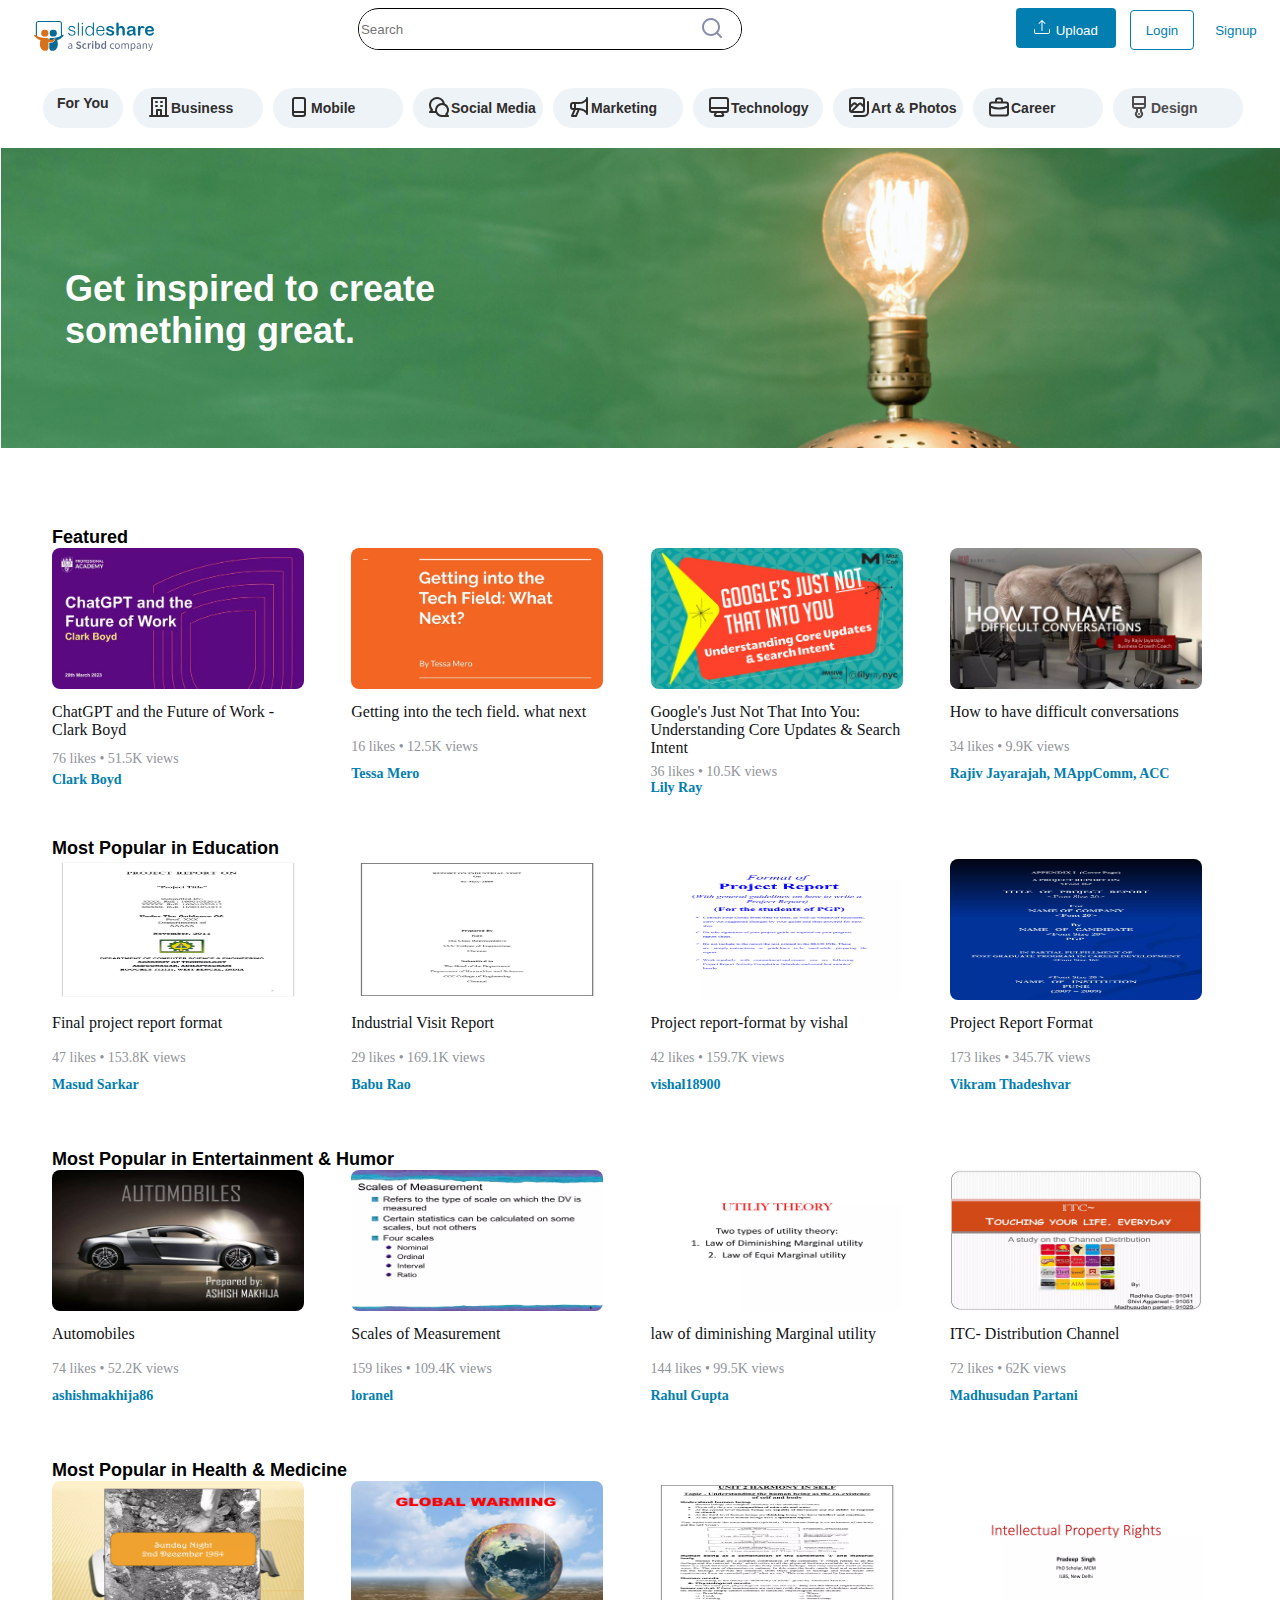
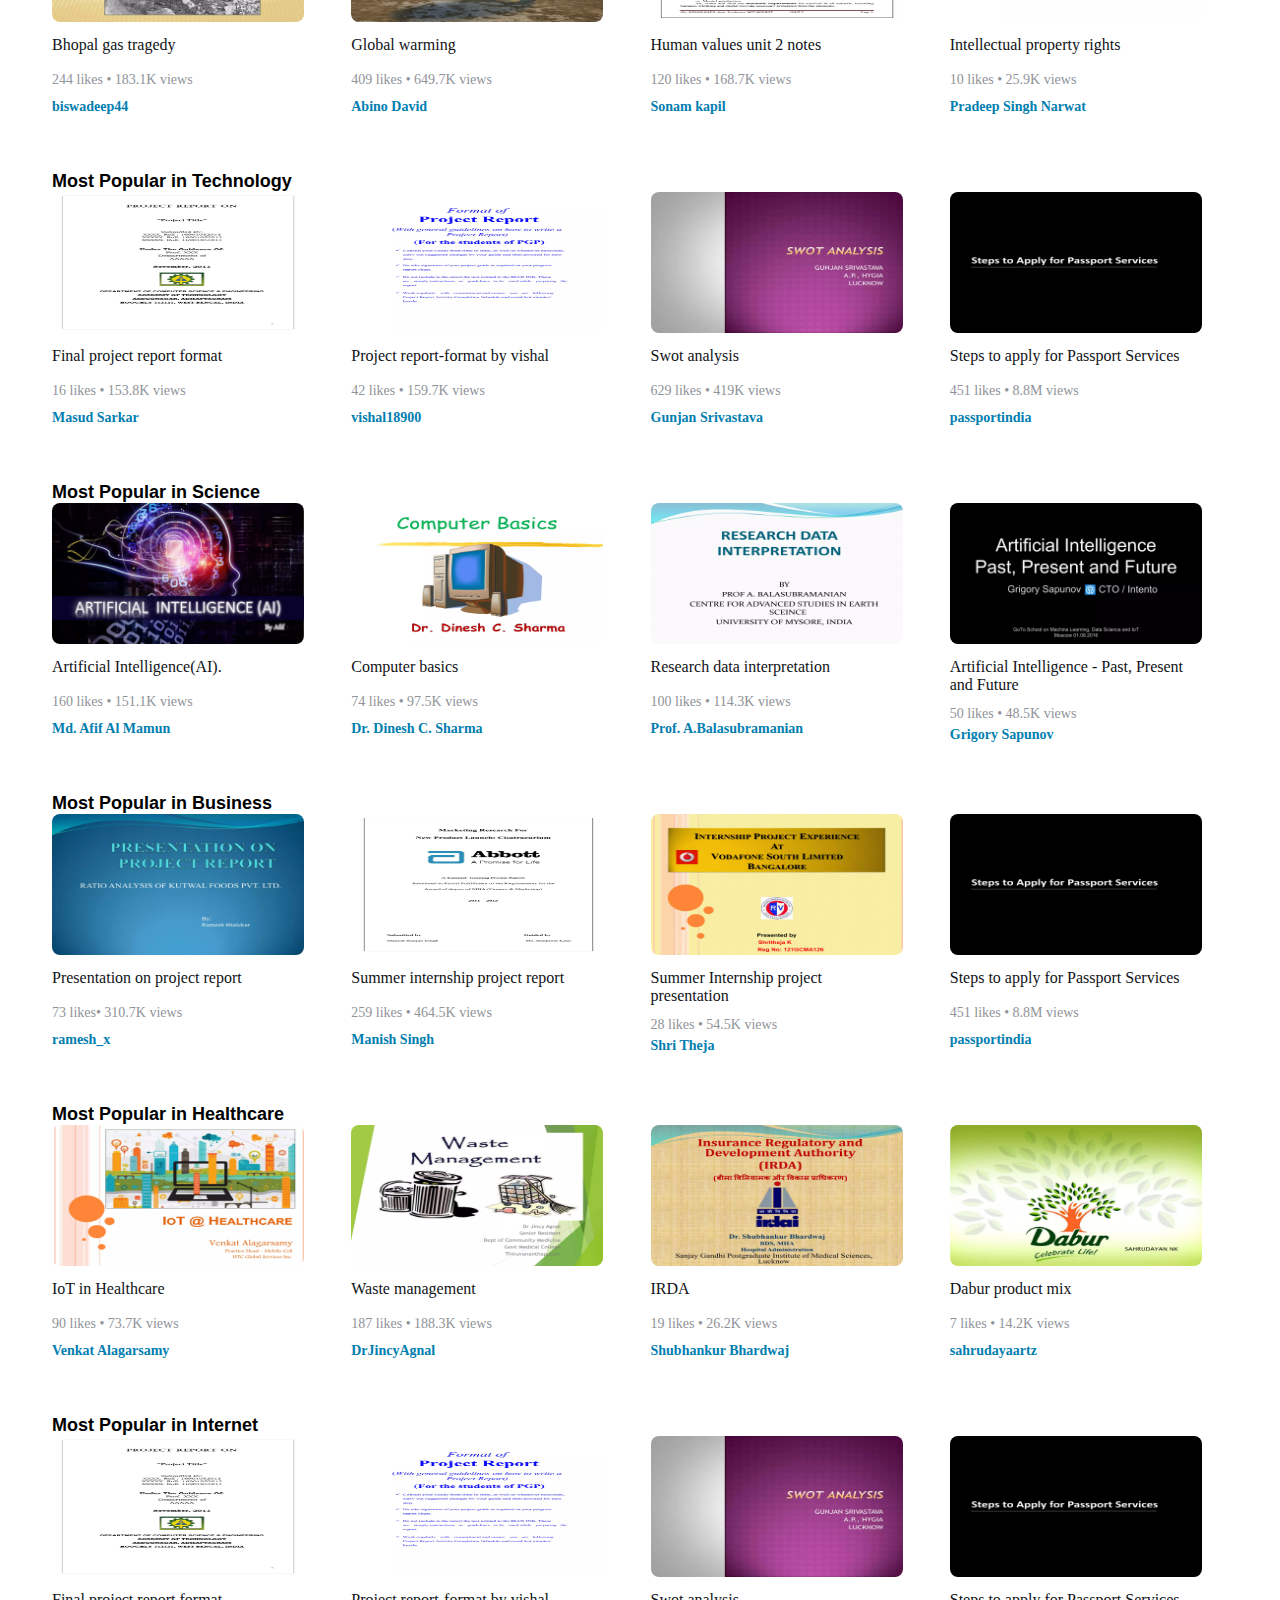
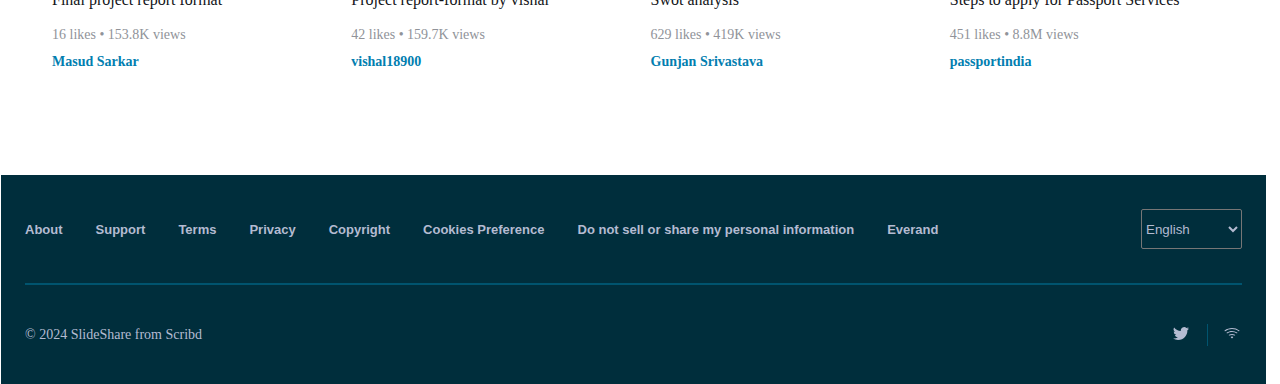
<file: index.html>
<!DOCTYPE html>
<html>
  <head><title>slideshare.net</title>
  <link rel="stylesheet" href="slidesharestyles/styles.css">
  <link rel="stylesheet" href="https://cdnjs.cloudflare.com/ajax/libs/font-awesome/6.5.1/css/all.min.css" integrity="sha512-DTOQO9RWCH3ppGqcWaEA1BIZOC6xxalwEsw9c2QQeAIftl+Vegovlnee1c9QX4TctnWMn13TZye+giMm8e2LwA==" crossorigin="anonymous" referrerpolicy="no-referrer" />
  <link rel="stylesheet" href="slidesharestyles/footer.css"> 
</head>

<body style="height:3000px">
   <div class="header">
    <div class="left-section" >
    <img class="slideshare-icon" src="slidesharepics/logo-slideshare-scribd-company.svg">
    </div>
    <div class="middle-section">
      <input class="search-bar" type="textbox" placeholder="Search">
      <button class="search-button">
        <div class="fhd">
          <svg xmlns="http://www.w3.org/2000/svg" height="24" width="24" viewBox="0 0 24 24" fill="currentColor"><path d="M18.031 16.6168L22.3137 20.8995L20.8995 22.3137L16.6168 18.031C15.0769 19.263 13.124 20 11 20C6.032 20 2 15.968 2 11C2 6.032 6.032 2 11 2C15.968 2 20 6.032 20 11C20 13.124 19.263 15.0769 18.031 16.6168ZM16.0247 15.8748C17.2475 14.6146 18 12.8956 18 11C18 7.1325 14.8675 4 11 4C7.1325 4 4 7.1325 4 11C4 14.8675 7.1325 18 11 18C12.8956 18 14.6146 17.2475 15.8748 16.0247L16.0247 15.8748Z"></path></svg>

        </div>
      
       
    </div>
    <div class="right-section">
      <div class="fl">
      <button class="uploadbtn">
        <svg xmlns="http://www.w3.org/2000/svg" width="16" height="16" fill="currentColor" class="bi bi-upload" viewBox="0 0 16 16">
          <path d="M.5 9.9a.5.5 0 0 1 .5.5v2.5a1 1 0 0 0 1 1h12a1 1 0 0 0 1-1v-2.5a.5.5 0 0 1 1 0v2.5a2 2 0 0 1-2 2H2a2 2 0 0 1-2-2v-2.5a.5.5 0 0 1 .5-.5"/>
          <path d="M7.646 1.146a.5.5 0 0 1 .708 0l3 3a.5.5 0 0 1-.708.708L8.5 2.707V11.5a.5.5 0 0 1-1 0V2.707L5.354 4.854a.5.5 0 1 1-.708-.708z"/>
        </svg>
         Upload
      </button>
      <button class="loginbtn">
        Login
      </button>
      <button class="signupbtn">
        Signup
      </button>
    </div>
    </div>
   </div> 
   
  <div class="second-row">
    <button class="foryou"> 
      For You</button>
    <button class="business">
      <svg class="" xmlns="http://www.w3.org/2000/svg" data-name="Layer 1" viewBox="0 0 24 24" width="24" height="24" fill="currentColor"><path d="M14,8h1a1,1,0,0,0,0-2H14a1,1,0,0,0,0,2Zm0,4h1a1,1,0,0,0,0-2H14a1,1,0,0,0,0,2ZM9,8h1a1,1,0,0,0,0-2H9A1,1,0,0,0,9,8Zm0,4h1a1,1,0,0,0,0-2H9a1,1,0,0,0,0,2Zm12,8H20V3a1,1,0,0,0-1-1H5A1,1,0,0,0,4,3V20H3a1,1,0,0,0,0,2H21a1,1,0,0,0,0-2Zm-8,0H11V16h2Zm5,0H15V15a1,1,0,0,0-1-1H10a1,1,0,0,0-1,1v5H6V4H18Z"></path></svg>
    <span>Business</span></button>
   <button class="Mobile">
      <svg class="" xmlns="http://www.w3.org/2000/svg" viewBox="0 0 24 24" width="24" height="24" fill="currentColor"><path d="M16,2H8A3,3,0,0,0,5,5V19a3,3,0,0,0,3,3h8a3,3,0,0,0,3-3V5A3,3,0,0,0,16,2Zm1,17a1,1,0,0,1-1,1H8a1,1,0,0,1-1-1V18H17Zm0-3H7V5A1,1,0,0,1,8,4h8a1,1,0,0,1,1,1Z"></path></svg>  
    <span>Mobile</span></button>
    <button class="Social-Media">
      <svg class="" xmlns="http://www.w3.org/2000/svg" viewBox="0 0 24 24" width="24" height="24" fill="currentColor"><path d="M20.61,19.19A7,7,0,0,0,17.87,8.62,8,8,0,1,0,3.68,14.91L2.29,16.29a1,1,0,0,0-.21,1.09A1,1,0,0,0,3,18H8.69A7,7,0,0,0,15,22h6a1,1,0,0,0,.92-.62,1,1,0,0,0-.21-1.09ZM8,15a6.63,6.63,0,0,0,.08,1H5.41l.35-.34a1,1,0,0,0,0-1.42A5.93,5.93,0,0,1,4,10a6,6,0,0,1,6-6,5.94,5.94,0,0,1,5.65,4c-.22,0-.43,0-.65,0A7,7,0,0,0,8,15ZM18.54,20l.05.05H15a5,5,0,1,1,3.54-1.46,1,1,0,0,0-.3.7A1,1,0,0,0,18.54,20Z"></path></svg>
    <span>Social Media</span></button>
    <button class="Marketing">
      <svg class="" xmlns="http://www.w3.org/2000/svg" viewBox="0 0 24 24" width="24" height="24" fill="currentColor"><path d="M19.99121,2.002a.99943.99943,0,0,0-1,1v.63672a9.03617,9.03617,0,0,1-7,3.36328h-6a3.00328,3.00328,0,0,0-3,3v2a3.00328,3.00328,0,0,0,3,3H6.475L4.07227,20.6084A.99931.99931,0,0,0,4.99121,22.002h4a.99857.99857,0,0,0,.91895-.60644L12.63391,15.04a9.02805,9.02805,0,0,1,6.3573,3.32507V19.002a1,1,0,0,0,2,0v-16A.99942.99942,0,0,0,19.99121,2.002Zm-14,11a1.00067,1.00067,0,0,1-1-1v-2a1.00068,1.00068,0,0,1,1-1h1v4Zm2.34082,7H6.50781l2.14258-5h1.82422ZM18.99121,15.5238a11.052,11.052,0,0,0-7-2.52185h-3v-4h3a11.05281,11.05281,0,0,0,7-2.52234Z"></path></svg> 
    <span>Marketing</span></button>
    <button class="Technology">
      <svg class="" xmlns="http://www.w3.org/2000/svg" viewBox="0 0 24 24" width="24" height="24" fill="currentColor"><path d="M19,2H5A3,3,0,0,0,2,5V15a3,3,0,0,0,3,3H7.64l-.58,1a2,2,0,0,0,0,2,2,2,0,0,0,1.75,1h6.46A2,2,0,0,0,17,21a2,2,0,0,0,0-2l-.59-1H19a3,3,0,0,0,3-3V5A3,3,0,0,0,19,2ZM8.77,20,10,18H14l1.2,2ZM20,15a1,1,0,0,1-1,1H5a1,1,0,0,1-1-1V14H20Zm0-3H4V5A1,1,0,0,1,5,4H19a1,1,0,0,1,1,1Z"></path></svg>  
   <span>Technology</span></button>
    <button class="Art-Photos">
      <svg class="" xmlns="http://www.w3.org/2000/svg" viewBox="0 0 24 24" width="24" height="24" fill="currentColor"><path d="M18,15V5a3,3,0,0,0-3-3H5A3,3,0,0,0,2,5V15a3,3,0,0,0,3,3H15A3,3,0,0,0,18,15ZM4,5A1,1,0,0,1,5,4H15a1,1,0,0,1,1,1V9.36L14.92,8.27a2.56,2.56,0,0,0-1.81-.75h0a2.58,2.58,0,0,0-1.81.75l-.91.91-.81-.81a2.93,2.93,0,0,0-4.11,0L4,9.85Zm.12,10.45A.94.94,0,0,1,4,15V12.67L6.88,9.79a.91.91,0,0,1,1.29,0L9,10.6Zm8.6-5.76a.52.52,0,0,1,.39-.17h0a.52.52,0,0,1,.39.17L16,12.18V15a1,1,0,0,1-1,1H6.4ZM21,6a1,1,0,0,0-1,1V17a3,3,0,0,1-3,3H7a1,1,0,0,0,0,2H17a5,5,0,0,0,5-5V7A1,1,0,0,0,21,6Z"></path></svg>  
    <span>Art & Photos</span></button>
    <button class="Career">
      <svg class="" xmlns="http://www.w3.org/2000/svg" viewBox="0 0 24 24" width="24" height="24" fill="currentColor"><path d="M19,6.5H16v-1a3,3,0,0,0-3-3H11a3,3,0,0,0-3,3v1H5a3,3,0,0,0-3,3v9a3,3,0,0,0,3,3H19a3,3,0,0,0,3-3v-9A3,3,0,0,0,19,6.5Zm-9-1a1,1,0,0,1,1-1h2a1,1,0,0,1,1,1v1H10Zm10,13a1,1,0,0,1-1,1H5a1,1,0,0,1-1-1V13a21.71,21.71,0,0,0,8,1.53A21.75,21.75,0,0,0,20,13Zm0-7.69a19.89,19.89,0,0,1-16,0V9.5a1,1,0,0,1,1-1H19a1,1,0,0,1,1,1Z"></path></svg>
    <span>Career</span></button>
    <button class="Design">
      <svg class="" xmlns="http://www.w3.org/2000/svg" viewBox="0 0 24 24" width="24" height="24" fill="currentColor"><path d="M12,18a1,1,0,1,0,1,1A1,1,0,0,0,12,18ZM18,1H6A1,1,0,0,0,5,2v9a3,3,0,0,0,3,3H9v2.37a4,4,0,1,0,6,0V14h1a3,3,0,0,0,3-3V2A1,1,0,0,0,18,1ZM12,21a2,2,0,0,1-1.33-3.48,1,1,0,0,0,.33-.74V14h2v2.78a1,1,0,0,0,.33.74A2,2,0,0,1,12,21Zm5-10a1,1,0,0,1-1,1H8a1,1,0,0,1-1-1V10H17Zm0-3H7V3H17Z"></path></svg>  
    <span>Design</span></button></div>
     <div class="Homepic">
    <img class="Homepagepicture" src="slidesharepics/Homepagepic_files/latest.a41f5eb8.png">
    <div class="text-container" >
      <h1>Get inspired to create something great.</h1>
    </div>
  </div>
  <section class="maincontainer">
  <div class="Heading-firstrow">Featured</div>

  <div class="firstrow-grid">

    <div class="first-grid">

    <div class="firstrow-firstimage-preview">
    <img class="firstrow-firstimage" src="slidesharepics/slideshareimage-1.webp">
    <div class="Text-preview">
    <div class="TextHeading">ChatGPT and the Future of Work - Clark Boyd</div>
    <div class="slidedetails">76 likes • 51.5K views</div>
    <div class="author">Clark Boyd</div>
  </div>
  </div>
  </div>

  <div class="first-grid">

    <div class="firstrow-firstimage-preview">
    <img class="firstrow-firstimage" src="slidesharepics/slideshareimage-2.webp">
    <div class="Text-preview">
    <div class="TextHeading">Getting into the tech field. what next </div>
    <div class="slidedetails">16 likes • 12.5K views</div>
    <div class="author">Tessa Mero</div>
  </div>
  </div>
  </div>
  <div class="first-grid">

    <div class="firstrow-firstimage-preview">
    <img class="firstrow-firstimage" src="slidesharepics/slidesharepic-3.jpeg">
    <div class="Text-preview">
    <div class="TextHeading">Google's Just Not That Into You: Understanding Core Updates & Search Intent</div>
    <div class="slidedetails">36 likes • 10.5K views</div>
    <div class="author">Lily Ray</div>
  </div>
  </div>
  </div>
  <div class="first-grid">

    <div class="firstrow-firstimage-preview">
    <img class="firstrow-firstimage" src="slidesharepics/slidesharepic-4.jpeg">
    <div class="Text-preview">
    <div class="TextHeading">How to have difficult conversations</div>
    <div class="slidedetails">34 likes • 9.9K views</div>
    <div class="author">Rajiv Jayarajah, MAppComm, ACC</div>
  </div>
  </div>
  </div>

</div>

<div class="Heading-firstrow">Most Popular in Education</div>

  <div class="firstrow-grid">

    <div class="first-grid">

    <div class="firstrow-firstimage-preview">
    <img class="firstrow-firstimage" src="slidesharepics/slidesharepic-5.jpeg">
    <div class="Text-preview">
    <div class="TextHeading">Final project report format</div>
    <div class="slidedetails">47 likes • 153.8K views</div>
    <div class="author">Masud Sarkar</div>
  </div>
  </div>
  </div>

  <div class="first-grid">

    <div class="firstrow-firstimage-preview">
    <img class="firstrow-firstimage" src="slidesharepics/slidesharepic-6.jpeg">
    <div class="Text-preview">
    <div class="TextHeading">Industrial Visit Report </div>
    <div class="slidedetails">29 likes • 169.1K views</div>
    <div class="author">Babu Rao</div>
  </div>
  </div>
  </div>
  <div class="first-grid">

    <div class="firstrow-firstimage-preview">
    <img class="firstrow-firstimage" src="slidesharepics/slidesharepic-7.jpeg">
    <div class="Text-preview">
    <div class="TextHeading">Project report-format by vishal</div>
    <div class="slidedetails">42 likes • 159.7K views</div>
    <div class="author">vishal18900</div>
  </div>
  </div>
  </div>
  <div class="first-grid">

    <div class="firstrow-firstimage-preview">
    <img class="firstrow-firstimage" src="slidesharepics/slidesharepic-8.jpeg">
    <div class="Text-preview">
    <div class="TextHeading">Project Report Format</div>
    <div class="slidedetails">173 likes • 345.7K views</div>
    <div class="author">Vikram Thadeshvar</div>
  </div>
  </div>
  </div>

</div>

<div class="Heading-firstrow">Most Popular in Entertainment & Humor</div>

  <div class="firstrow-grid">

    <div class="first-grid">

      <div class="firstrow-firstimage-preview">
      <img class="firstrow-firstimage" src="slidesharepics/slidesharepic-9.jpeg">
      <div class="Text-preview">
      <div class="TextHeading">Automobiles </div>
      <div class="slidedetails">74 likes • 52.2K views</div>
      <div class="author">ashishmakhija86</div>
    </div>
    </div>
    </div>

    <div class="first-grid">

      <div class="firstrow-firstimage-preview">
      <img class="firstrow-firstimage" src="slidesharepics/slidesharepic-10.jpeg">
      <div class="Text-preview">
      <div class="TextHeading">Scales of Measurement</div>
      <div class="slidedetails">159 likes • 109.4K views</div>
      <div class="author">loranel</div>
    </div>
    </div>
    </div>
    <div class="first-grid">

      <div class="firstrow-firstimage-preview">
      <img class="firstrow-firstimage" src="slidesharepics/slidesharepic-11.jpeg">
      <div class="Text-preview">
      <div class="TextHeading">law of diminishing Marginal utility</div>
      <div class="slidedetails">144 likes • 99.5K views</div>
      <div class="author">Rahul Gupta</div>
    </div>
    </div>
    </div>
    <div class="first-grid">

      <div class="firstrow-firstimage-preview">
      <img class="firstrow-firstimage" src="slidesharepics/slidesharepic-12.jpeg">
      <div class="Text-preview">
      <div class="TextHeading">ITC- Distribution Channel</div>
      <div class="slidedetails">72 likes • 62K views</div>
      <div class="author">Madhusudan Partani</div>
    </div>
    </div>
    </div>

</div>

<div class="Heading-firstrow">Most Popular in Health & Medicine</div>

  <div class="firstrow-grid">

    <div class="first-grid">

      <div class="firstrow-firstimage-preview">
      <img class="firstrow-firstimage" src="slidesharepics/slidesharepic-13.jpeg">
      <div class="Text-preview">
      <div class="TextHeading">Bhopal gas tragedy</div>
      <div class="slidedetails">244 likes • 183.1K views</div>
      <div class="author">biswadeep44</div>
    </div>
    </div>
    </div>

    <div class="first-grid">

      <div class="firstrow-firstimage-preview">
      <img class="firstrow-firstimage" src="slidesharepics/slidesharepic-14.jpeg">
      <div class="Text-preview">
      <div class="TextHeading">Global warming</div>
      <div class="slidedetails">409 likes • 649.7K views</div>
      <div class="author">Abino David</div>
    </div>
    </div>
    </div>
    <div class="first-grid">

      <div class="firstrow-firstimage-preview">
      <img class="firstrow-firstimage" src="slidesharepics/slidesharepic-15.jpeg">
      <div class="Text-preview">
      <div class="TextHeading">Human values  unit 2 notes</div>
      <div class="slidedetails">120 likes • 168.7K views</div>
      <div class="author">Sonam kapil</div>
    </div>
    </div>
    </div>
    <div class="first-grid">

      <div class="firstrow-firstimage-preview">
      <img class="firstrow-firstimage" src="slidesharepics/slidesharepic-16.jpeg">
      <div class="Text-preview">
      <div class="TextHeading">Intellectual property rights</div>
      <div class="slidedetails">10 likes • 25.9K views</div>
      <div class="author">Pradeep Singh Narwat</div>
    </div>
    </div>
    </div>

</div>

<div class="Heading-firstrow">Most Popular in Technology</div>

  <div class="firstrow-grid">

    <div class="first-grid">

      <div class="firstrow-firstimage-preview">
      <img class="firstrow-firstimage" src="slidesharepics/slidesharepic-17.jpeg">
      <div class="Text-preview">
      <div class="TextHeading">Final project report format </div>
      <div class="slidedetails">16 likes • 153.8K views</div>
      <div class="author">Masud Sarkar</div>
    </div>
    </div>
    </div>

    <div class="first-grid">

      <div class="firstrow-firstimage-preview">
      <img class="firstrow-firstimage" src="slidesharepics/slidesharepic-18.jpeg">
      <div class="Text-preview">
      <div class="TextHeading">Project report-format by vishal</div>
      <div class="slidedetails">42 likes • 159.7K views</div>
      <div class="author">vishal18900</div>
    </div>
    </div>
    </div>
    <div class="first-grid">

      <div class="firstrow-firstimage-preview">
      <img class="firstrow-firstimage" src="slidesharepics/slidesharepic-19.jpeg">
      <div class="Text-preview">
      <div class="TextHeading">Swot analysis</div>
      <div class="slidedetails">629 likes • 419K views</div>
      <div class="author">Gunjan Srivastava</div>
    </div>
    </div>
    </div>
    <div class="first-grid">

      <div class="firstrow-firstimage-preview">
      <img class="firstrow-firstimage" src="slidesharepics/slidesharepic-20.jpeg">
      <div class="Text-preview">
      <div class="TextHeading">Steps to apply for Passport Services</div>
      <div class="slidedetails">451 likes • 8.8M views</div>
      <div class="author">passportindia</div>
    </div>
    </div>
    </div>

</div>

<div class="Heading-firstrow">Most Popular in Science</div>

  <div class="firstrow-grid">

    <div class="first-grid">

      <div class="firstrow-firstimage-preview">
      <img class="firstrow-firstimage" src="slidesharepics/slidesharepic-21.jpeg">
      <div class="Text-preview">
      <div class="TextHeading">Artificial Intelligence(AI). </div>
      <div class="slidedetails">160 likes • 151.1K views</div>
      <div class="author">Md. Afif Al Mamun</div>
    </div>
    </div>
    </div>

    <div class="first-grid">

      <div class="firstrow-firstimage-preview">
      <img class="firstrow-firstimage" src="slidesharepics/slidesharepic-22.jpeg">
      <div class="Text-preview">
      <div class="TextHeading">Computer basics</div>
      <div class="slidedetails">74 likes • 97.5K views</div>
      <div class="author">Dr. Dinesh C. Sharma</div>
    </div>
    </div>
    </div>
  <div class="first-grid">

    <div class="firstrow-firstimage-preview">
    <img class="firstrow-firstimage" src="slidesharepics/slidesharepic-23.jpeg">
    <div class="Text-preview">
    <div class="TextHeading">Research data interpretation</div>
    <div class="slidedetails">100 likes • 114.3K views</div>
    <div class="author">Prof. A.Balasubramanian</div>
  </div>
  </div>
  </div>
  <div class="first-grid">

    <div class="firstrow-firstimage-preview">
    <img class="firstrow-firstimage" src="slidesharepics/slidesharepic-24.jpeg">
    <div class="Text-preview">
    <div class="TextHeading">Artificial Intelligence - Past, Present and Future</div>
    <div class="slidedetails">50 likes • 48.5K views</div>
    <div class="author">Grigory Sapunov</div>
  </div>
  </div>
  </div>

</div>

<div class="Heading-firstrow">Most Popular in Business</div>

  <div class="firstrow-grid">

    <div class="first-grid">

      <div class="firstrow-firstimage-preview">
      <img class="firstrow-firstimage" src="slidesharepics/slidesharepic-25.jpeg">
      <div class="Text-preview">
      <div class="TextHeading">Presentation on project report </div>
      <div class="slidedetails"> 73 likes• 310.7K views</div>
      <div class="author">ramesh_x</div>
    </div>
    </div>
    </div>

    <div class="first-grid">

      <div class="firstrow-firstimage-preview">
      <img class="firstrow-firstimage" src="slidesharepics/slidesharepic-26.jpeg">
      <div class="Text-preview">
      <div class="TextHeading">Summer internship project report</div>
      <div class="slidedetails">259 likes •  464.5K views</div>
      <div class="author">Manish Singh</div>
    </div>
    </div>
    </div>
    <div class="first-grid">

      <div class="firstrow-firstimage-preview">
      <img class="firstrow-firstimage" src="slidesharepics/slidesharepic-27.jpeg">
      <div class="Text-preview">
      <div class="TextHeading">Summer Internship project presentation</div>
      <div class="slidedetails">28 likes • 54.5K views</div>
      <div class="author">Shri Theja</div>
    </div>
    </div>
    </div>
    <div class="first-grid">

      <div class="firstrow-firstimage-preview">
      <img class="firstrow-firstimage" src="slidesharepics/slidesharepic-28.jpeg">
      <div class="Text-preview">
      <div class="TextHeading">Steps to apply for Passport Services</div>
      <div class="slidedetails">451 likes • 8.8M views</div>
      <div class="author">passportindia</div>
    </div>
    </div>
    </div>

</div>


<div class="Heading-firstrow">Most Popular in Healthcare</div>

  <div class="firstrow-grid">

    <div class="first-grid">

      <div class="firstrow-firstimage-preview">
      <img class="firstrow-firstimage" src="slidesharepics/slidesharepic-29.jpeg">
      <div class="Text-preview">
      <div class="TextHeading">IoT in Healthcare</div>
      <div class="slidedetails"> 90 likes •  73.7K views</div>
      <div class="author"> Venkat Alagarsamy</div>
    </div>
    </div>
    </div>

    <div class="first-grid">

      <div class="firstrow-firstimage-preview">
      <img class="firstrow-firstimage" src="slidesharepics/slidesharepic-30.jpeg">
      <div class="Text-preview">
      <div class="TextHeading">Waste management</div>
      <div class="slidedetails"> 187 likes • 188.3K views</div>
      <div class="author">DrJincyAgnal</div>
    </div>
    </div>
    </div>
    <div class="first-grid">

      <div class="firstrow-firstimage-preview">
      <img class="firstrow-firstimage" src="slidesharepics/slidesharepic-31.jpeg">
      <div class="Text-preview">
      <div class="TextHeading">IRDA</div>
      <div class="slidedetails">19 likes • 26.2K views</div>
      <div class="author"> Shubhankur Bhardwaj</div>
    </div>
    </div>
    </div>
    <div class="first-grid">

      <div class="firstrow-firstimage-preview">
      <img class="firstrow-firstimage" src="slidesharepics/slidesharepic-32.jpeg">
      <div class="Text-preview">
      <div class="TextHeading">Dabur product mix</div>
      <div class="slidedetails">7 likes • 14.2K views</div>
      <div class="author"> sahrudayaartz</div>
    </div>
    </div>
    </div>

</div>


<div class="Heading-firstrow">Most Popular in Internet</div>

  <div class="firstrow-grid">

    <div class="first-grid">

      <div class="firstrow-firstimage-preview">
      <img class="firstrow-firstimage" src="slidesharepics/slidesharepic-17.jpeg">
      <div class="Text-preview">
      <div class="TextHeading">Final project report format </div>
      <div class="slidedetails">16 likes • 153.8K views</div>
      <div class="author">Masud Sarkar</div>
    </div>
    </div>
    </div>

    <div class="first-grid">

      <div class="firstrow-firstimage-preview">
      <img class="firstrow-firstimage" src="slidesharepics/slidesharepic-18.jpeg">
      <div class="Text-preview">
      <div class="TextHeading">Project report-format by vishal</div>
      <div class="slidedetails">42 likes • 159.7K views</div>
      <div class="author">vishal18900</div>
    </div>
    </div>
    </div>
    <div class="first-grid">

      <div class="firstrow-firstimage-preview">
      <img class="firstrow-firstimage" src="slidesharepics/slidesharepic-19.jpeg">
      <div class="Text-preview">
      <div class="TextHeading">Swot analysis</div>
      <div class="slidedetails">629 likes • 419K views</div>
      <div class="author">Gunjan Srivastava</div>
    </div>
    </div>
    </div>
    <div class="first-grid">

      <div class="firstrow-firstimage-preview">
      <img class="firstrow-firstimage" src="slidesharepics/slidesharepic-20.jpeg">
      <div class="Text-preview">
      <div class="TextHeading">Steps to apply for Passport Services</div>
      <div class="slidedetails">451 likes • 8.8M views</div>
      <div class="author">passportindia</div>
    </div>
    </div>
    </div>

</div>
</section>
<footer class="footer-body">
  <div class="footer-1">
    <div  class="footer-links-container">
    <div class="footer-links">
    <a>About</a>
  </div>
  <div class="footer-links">
    <a>Support</a>
  </div>
  <div class="footer-links">
    <a>Terms</a>
  </div>
  <div class="footer-links">
    <a>Privacy</a>
  </div>
  <div class="footer-links">
    <a>Copyright</a>
  </div>
  <div class="footer-links">
    <a>Cookies Preference</a>
  </div>
  <div class="footer-links">
    <a>Do not sell or share my personal information</a>
  </div>
  <div class="footer-links">
    <a>Everand</a>
  </div>
</div>
<div class="footer-button">
   <select>
    <option>English</option>
    <option>Hindi</option>
    <option>Tamil</option>
    <option>Malayalayam</option>
    <option>Kannada</option>
   </select>
</div>
</div>
  
  <div class="footer-2">
  </div>
  <div class="footer-3">
    <div class="footer-bottom-tag">
      <p>© 2024 SlideShare from Scribd</p>
    </div>
    <div class="footer-bottom-icon">
      <div>
        <svg xmlns="http://www.w3.org/2000/svg" width="16" height="16" fill="currentColor" class="bi bi-twitter" viewBox="0 0 16 16">
          <path d="M5.026 15c6.038 0 9.341-5.003 9.341-9.334q.002-.211-.006-.422A6.7 6.7 0 0 0 16 3.542a6.7 6.7 0 0 1-1.889.518 3.3 3.3 0 0 0 1.447-1.817 6.5 6.5 0 0 1-2.087.793A3.286 3.286 0 0 0 7.875 6.03a9.32 9.32 0 0 1-6.767-3.429 3.29 3.29 0 0 0 1.018 4.382A3.3 3.3 0 0 1 .64 6.575v.045a3.29 3.29 0 0 0 2.632 3.218 3.2 3.2 0 0 1-.865.115 3 3 0 0 1-.614-.057 3.28 3.28 0 0 0 3.067 2.277A6.6 6.6 0 0 1 .78 13.58a6 6 0 0 1-.78-.045A9.34 9.34 0 0 0 5.026 15"/>
        </svg>
      </div>
      <span class="separator"></span>
      <div>
        <svg xmlns="http://www.w3.org/2000/svg" width="16" height="16" fill="currentColor" class="bi bi-wifi" viewBox="0 0 16 16">
          <path d="M15.384 6.115a.485.485 0 0 0-.047-.736A12.44 12.44 0 0 0 8 3C5.259 3 2.723 3.882.663 5.379a.485.485 0 0 0-.048.736.52.52 0 0 0 .668.05A11.45 11.45 0 0 1 8 4c2.507 0 4.827.802 6.716 2.164.205.148.49.13.668-.049"/>
          <path d="M13.229 8.271a.482.482 0 0 0-.063-.745A9.46 9.46 0 0 0 8 6c-1.905 0-3.68.56-5.166 1.526a.48.48 0 0 0-.063.745.525.525 0 0 0 .652.065A8.46 8.46 0 0 1 8 7a8.46 8.46 0 0 1 4.576 1.336c.206.132.48.108.653-.065m-2.183 2.183c.226-.226.185-.605-.1-.75A6.5 6.5 0 0 0 8 9c-1.06 0-2.062.254-2.946.704-.285.145-.326.524-.1.75l.015.015c.16.16.407.19.611.09A5.5 5.5 0 0 1 8 10c.868 0 1.69.201 2.42.56.203.1.45.07.61-.091zM9.06 12.44c.196-.196.198-.52-.04-.66A2 2 0 0 0 8 11.5a2 2 0 0 0-1.02.28c-.238.14-.236.464-.04.66l.706.706a.5.5 0 0 0 .707 0l.707-.707z"/>
        </svg>
      </div>
    </div>
  </div>
 </footer> 
</body>
</html>
</file>
<file: slidesharestyles/styles.css>
.root{
  --celadon-blue-light: #0290c9;
}
body{
  overflow-x: hidden;
  padding: 0;
  margin: top;
  width: 1265px;
  margin-left: 1px;
}
a{
  text-decoration: none;
  color:#b4bbd1;
  margin-right:9px;
  font-family: Arial;
  font-size:13px;
  font-weight:600;
}
.header{
  height:55px;
  display:flex;
  flex-direction: row;
  justify-content:space-between;
 background-color: white;
  position: sticky;
  
}
.left-section{
background-color:lightblue;
width:150px;
display:flex;
align-items:center;
margin-left: 33px;
cursor:pointer;
}
.middle-section{
background-color:white;
width: 382.12px;
overflow:hidden;
height:40px;
display: flex;
border-radius:50px;
border:1px solid black ;
}
.right-section{
width:350px;
}

.search-bar{
display:flex;
 flex-grow: 1;
 border:0;
}
.search-button{
  background-color: white;
  border:0;
 
}
.uploadbtn{
  margin-left: 10px;
  height: 40px;
  background-color: #027eb0;
  color: white;
  border-color: #027eb0 ;
  width: 100px;
  border-radius: 4px;
  border: none;
  cursor:pointer;
}
.uploadbtn:hover{
  background-color:#005e93;
}
.loginbtn{
  margin-left: 10px;
  height: 40px;
  background-color: white;
  color: #027eb0;
  border: solid;
  border-color: #027eb0 ;
  width: 64px;
  border-radius: 4px;
  outline: inherit;
  border-width: 1px;
  cursor:pointer;
}
.loginbtn:hover{
  background-color:#e7f5fc;

}
.signupbtn{
  margin-left: 10px;
  height: 40px;
  background-color: white;
  color: #027eb0;
  border: none;
  cursor:pointer;
  width: 56px;
}
.signupbtn:hover{
  
  background-color:rgba(2, 144, 201,0.04);
  border-radius: 4px;
}
.fl{
  margin-left: 90px;
}
.bi{
  margin-right: 2px;
}
.second-row{
  margin-top:25px;
  display:flex;
  flex-direction:row;
  margin-left: 42px;
  
  
}
.foryou{
border-radius:100px;
background-color:#edf3f7;
color:rgb(48, 45, 45);
width:80px;
height:40px;
font-weight:600;
font-size:14px;
margin-right:10px;
border:none;
cursor:pointer;


}
.foryou:hover{
  background-color:#e4e9ec;
}
.business{
border-radius:100px ;
background-color:#edf3f7;
color:rgb(48, 45, 45);
width:130px;
height:40px;
font-weight:600;
font-size:14px;
font-style:normal;
margin-right:10px;
border:none;
cursor:pointer;
}
.business:hover{
  background-color:#e4e9ec;
}
.Mobile{
  border-radius:100px ;
  background-color: #edf3f7;
  color:rgb(48, 45, 45);
  width:130px;
  height:40px;
  font-weight:600;
  font-size:14px;
  font-style:normal;
  margin-right:10px;
  border:none;
  cursor:pointer;
}
.Mobile:hover{
  background-color:#e4e9ec;
}
.Social-Media{
  border-radius:100px ;
  background-color: #edf3f7;
  color:rgb(48, 45, 45);
  width:130px;
  height:40px;
  font-weight:600;
  font-size:14px;
  font-style:normal;
  margin-right:10px;
  border:none;
  cursor:pointer;
}
.Social-Media:hover{
  background-color:#e4e9ec;
}
.Marketing{
  border-radius:100px ;
  background-color:#edf3f7;
  color:rgb(48, 45, 45);
  width:130px;
  height:40px;
  font-weight:600;
  font-size:14px;
  font-style:normal;
  margin-right:10px;
  border:none;
  cursor:pointer;
}
.second-row button {
  display: flex;
  padding-top: 7px;
  padding-left: 14px;
}
.second-row button span {
  margin-top: 5px;
  
}
.Marketing:hover{
  background-color:#e4e9ec;
}
.Technology{
  border-radius:100px ;
  background-color: #edf3f7;
  color:rgb(48, 45, 45);
  width:130px;
  height:40px;
  font-weight:600;
  font-size:14px;
  font-style:normal;
  margin-right:10px;
  border:none;
  cursor:pointer;
}
.Technology:hover{
  background-color:#e4e9ec;
}
.Art-Photos{
  border-radius:100px ;
  background-color: #edf3f7;
  color:rgb(48, 45, 45);
  width:130px;
  height:40px;
  font-weight:600;
  font-size:14px;
  font-style:normal;
  margin-right:10px;
  border:none;
  cursor:pointer;
}
.Art-Photos:hover{
  background-color:#e4e9ec;
}
.Career{
  border-radius:100px ;
  background-color: #edf3f7;
  color:rgb(48, 45, 45);
  width:130px;
  height:40px;
  font-weight:600;
  font-size:14px;
  font-style:normal;
  margin-right:10px;
  border:none;
  cursor:pointer;
}
.Career:hover{
  background-color:#e4e9ec;
}
.Design{
  border-radius:100px ;
  background-color:#edf3f7;
  color:rgb(78, 76, 76);
  width:130px;
  height:40px;
  font-weight:600;
  font-size:14px;
  font-style:normal;
  border:none;
  cursor:pointer;
  cursor:pointer;
}
.Design:hover{
  background-color:#e4e9ec;
}
.Homepic{
  display:flex;
  height:300px;
  margin-top: 20px;
  margin-left:0;
  position:relative;
  
/* background-color:#337c41;*/
}
.text-container{
  position:absolute;
  color: white;
  width:400px;
  height:80px;
  font-family:Arial;
  font-weight:700;
  font-style: bold;
  font-size:large;
  top:6rem;
  left:4rem;
}
.Homepagepicture{
 
  object-fit:cover;
 width:1500px;
 object-position:170%;
}
/*.video-grid{
        display:grid;
        grid-template-columns: 1fr 1fr 1fr;
        column-gap:16px;
        row-gap:40px;
      }*/
.Heading-firstrow{
  display:flex;
  flex-direction: row;
  
  margin-top:45px;
  margin-left:17px;
  font-family: Arial, Helvetica, sans-serif;
  font-size:18px;
  font-weight:700;
  font-style:normal;
  color:rgb(0, 0, 0);
}
.firstrow-grid{
  display:grid;
  grid-template-columns: 1fr 1fr 1fr 1fr;  
}
.first-grid{
 display:grid;
 grid-template-columns: 1fr;

}
.firstrow-firstimage-preview{
  margin-left:17px;

  
  /* background-color:yellowgreen; */
}
.firstrow-firstimage{
  border-radius:8px;
  height:141px;
  width:252px;
  cursor:pointer;
  transition: transform 0.3s ease;
}
.Text-preview{
  display:grid;
  height:100px;
  width:252px;
  cursor:pointer;
}
.TextHeading{
  margin-top:10px; 
  color:rgb(17, 19, 23);
}
.slidedetails{
  margin-top:7px;
  font-family:'Times New Roman', Times, serif;
  font-size:14px;
  font-weight:400;
color:#909399;
}
.author{
font-size: 14px;
font-weight:600;
font-style: normal;
color:#027eb0;
}
.footer-container{
  width:7000px;
  height:170px;
 /* padding:100px 15%; */
  background:#1c3a46;
  color:#e7f5fc;
  display:flex;
  margin-top: 2px;
}

hr {
  display: block;
  margin-top: 90px;
  margin-bottom: 0.5em;
  margin-left: auto;
  margin-right: auto;
  border-style: inset;
  border-width: 8px;

}
.column-1{
  display:flex;
  flex-direction:row;
  margin-top:30px;
  margin-left:25px;
  color:#3a758c;
  
}

.alink:hover{
  color:white;
  
}
.dropbtn {
  background: #1c3a46;
  color: white;
  padding: 16px;
  font-size: 16px;
  border: none;
  cursor: pointer; 
  font-size:14px;
  display:flex;
  flex-direction:row;
  border: solid;
  border-radius: 4px;
  border-width: 1px;
 
}

.dropdown {
  position: relative;
  display: inline-block;
  margin-left:300px;
  margin-top:10px;
  width:12px;
 
}

.dropdown-content {
  display: none;
  position: absolute;
  background-color: #f9f9f9;
  min-width: 160px;
  box-shadow: 0px 8px 16px 0px rgba(0,0,0,0.2);
  z-index: 1;
  margin-top: 40px;
  
}

.dropdown-content a {
  color: black;
  padding: 12px 16px;
  text-decoration: none;
  display: block;
  
}
.dropdown:hover .dropdown-content {
  display: block;
}
.downarrow{
  height:10px;
  width:9px;
  background-color:white;
  color:white;
}
.column-2{
   margin-top:130px;
  margin-left:-1069px;
  display:flex;
  flex-direction:row;
  width:1150px;
  color: #b4bbd1;
}
 .firstrow-firstimage:hover {
  transform: scale(1.05); 
     
}
.fcontainer{
  display: flex;
  justify-content: space-between;  
}

.fcontainer .right svg{
  width: 22px;
  height: 24px;
  margin-top:130px;
  color: #b4bbd1;
  margin-left:-90px;
}
.fcontainer .right .wifii{
  transform: rotate(45deg);
  margin-top:130px;
  margin-left:0px;
  
}
.gha{
  width: 100px;
}
.middle-section .search-bar{
  border: none;
  outline: none;
}

.middle-section .search-button{
  color:#878dab ;
}
.middle-section .search-button svg{
  margin-left: 1px;
}
.middle-section .search-button .fhd{
  width: 47px;
}
/* .search-bar:focus ~ body{
  /* border: solid;
  border-color: blue;
  border-width: 4px; */
  
/* } */ 
.search-bar:focus+.middle-section{
  border: solid;
  border-color: #027eb0;
}
.middle-section input{
  margin-top: 1px;
}
.middle-section:focus-within {


  outline: skyblue solid 2px;
  outline-offset: 1px; 
}
.maincontainer{
  padding: 34px;
}
.slideshare-icon{
  background-color:white;
}
.left-section{
  background-color:white;
}
</file>
<file: slidesharestyles/footer.css>
.footer-body{
  max-width: 1500px;
  display: flex;
  flex-direction: column;
  background-color: #002E3C;
  color: #B4BBD1;
  padding-left: 24px;
  padding-right: 24px;
  padding-top: 24px;
  padding-bottom: 24px;
  margin-top: 60px;
}
.footer-1{
  display:flex;
  flex-direction: row;
  align-items: center; 
  justify-content: space-between;
}
.footer-links-container{
  display:flex;
  flex-direction: row;
  align-items: center;
  width:fit-content;
  margin-left: -24px;
  margin-left: -24px;

}
.footer-links{
  display: flex;
    justify-content: space-between;
    align-items: center;
    margin-left: 24px;
    width: fit-content;
}
.link-info{
  font-size: 14px;
  font-weight: 700;
  color: var(--blue-gray-400);
}
.footer-button select{
  background: transparent;
  border-width: 1px;
  border-radius: 2px;
  color: #B4BBD1;
  margin-top: 10px;
  margin-bottom: 10px;
  margin-left: 14px;
  margin-right: 0px;
  max-width: fit-content;
  height:40px;
  background-color: #002E3C;
  fill: #002E3C;
}
.footer-2{
  border-width: 1px;
  background-color:#00546f;
  margin-top: 24px;
  margin-bottom: 24px;
  width:100%;
  height:2px;
}
.footer-3{
 display:flex;
 flex-direction: row;
 align-items: center;
 height:51px;
}
.footer-bottom-tag{
  font-size: 14px;
  color:#B4BBD1;
  line-height: 24px;
  margin-right: auto;
  margin-top: 0px;
  margin-bottom: 0px;
  margin-left: 0px;

}
.footer-bottom-icon{
  display: flex;
  align-items: center;
  row-gap: 16px;
  column-gap: 16px;
}
.separator{
  width: 1px;
  height: 22px;
  background-color: #00546F;

}
</file>
